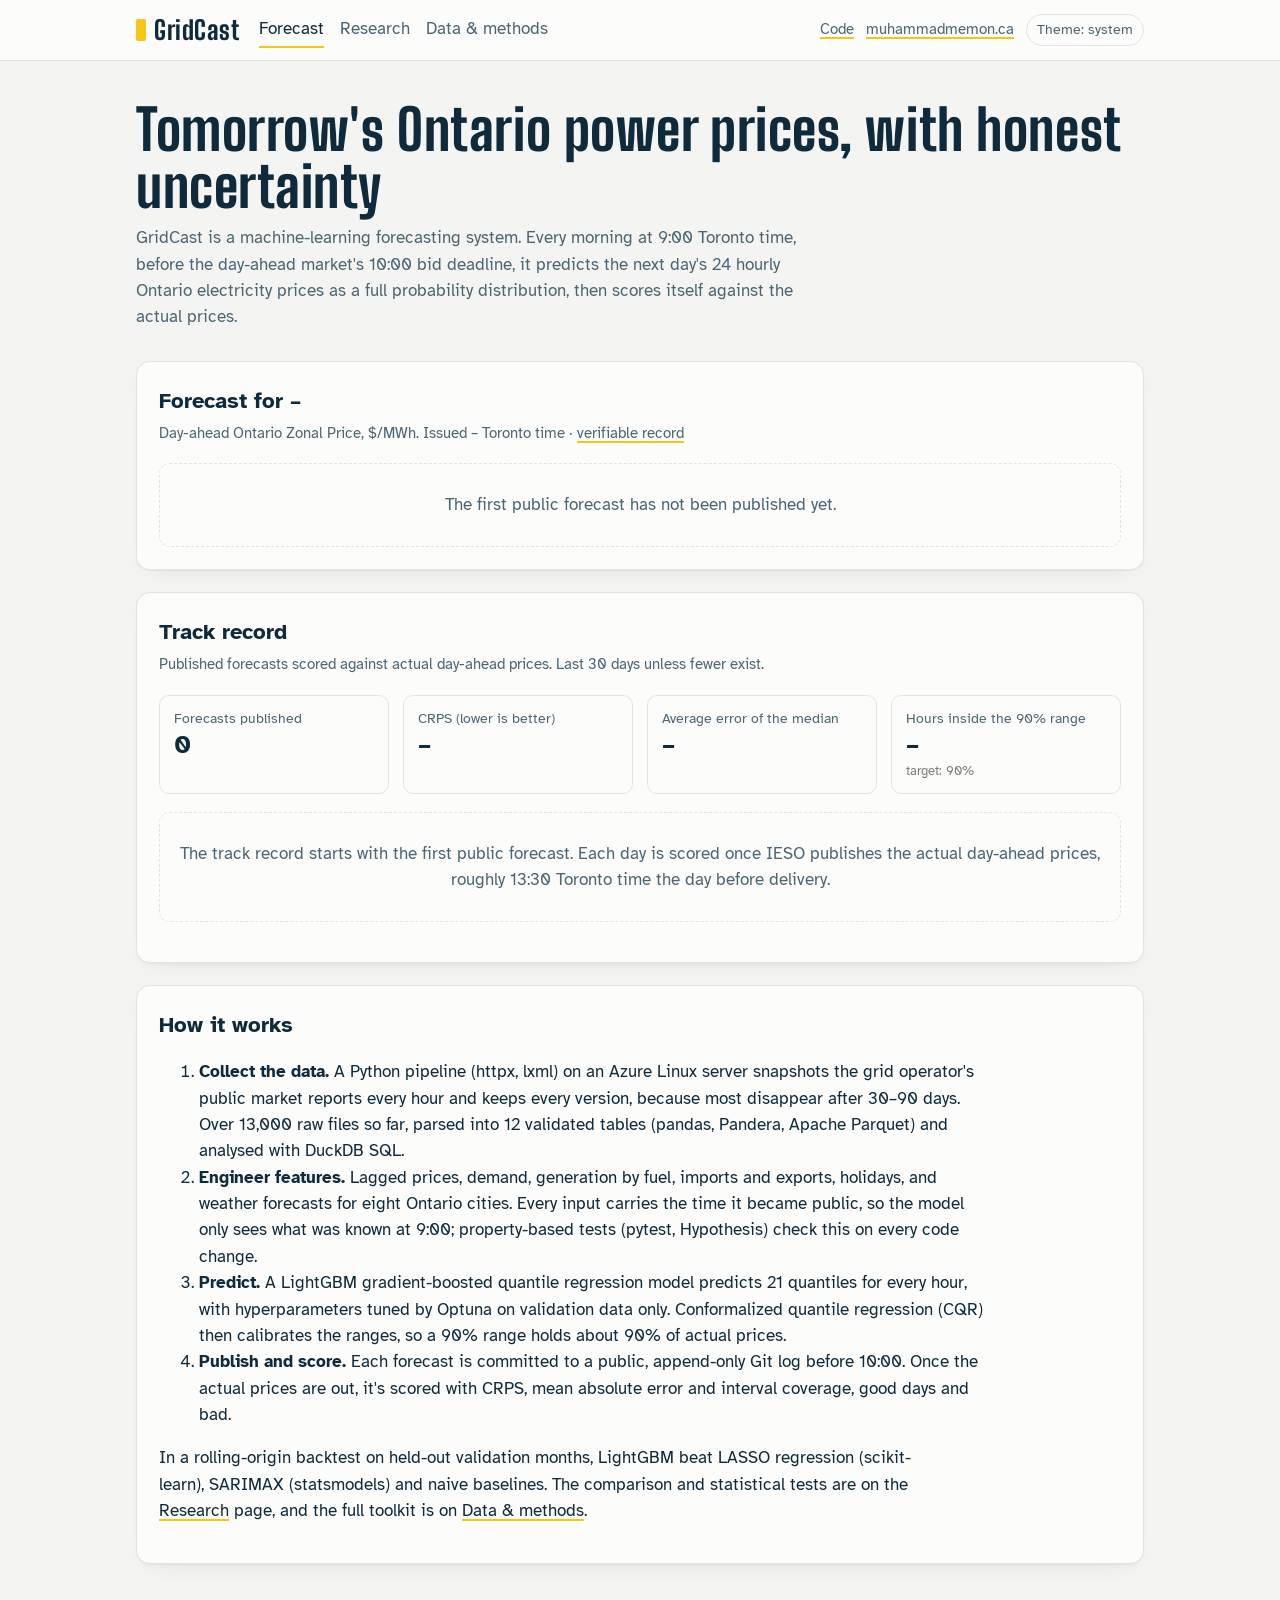
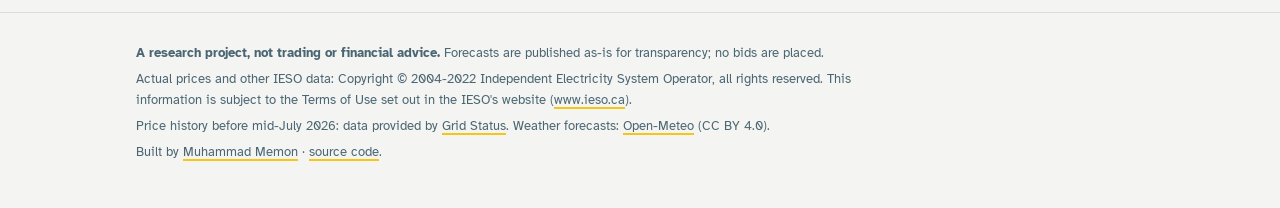
<file: site/index.html>
<!doctype html>
<html lang="en">
<head>
<meta charset="utf-8">
<meta name="viewport" content="width=device-width, initial-scale=1">
<title>GridCast · Ontario power price forecasts</title>
<meta name="description" content="A machine-learning forecasting system that predicts Ontario's day-ahead electricity prices every morning, with calibrated uncertainty, and scores itself in public.">
<link rel="preconnect" href="https://fonts.googleapis.com">
<link rel="preconnect" href="https://fonts.gstatic.com" crossorigin>
<link rel="stylesheet" href="https://fonts.googleapis.com/css2?family=Atkinson+Hyperlegible:ital,wght@0,400;0,700;1,400&family=Big+Shoulders+Display:wght@700;800&display=swap">
<link rel="stylesheet" href="assets/site.css">
<script type="module" src="assets/app.js"></script>
</head>
<body data-page="forecast">
<header class="top">
  <div class="wrap">
    <a class="brand" href="./">GridCast</a>
    <nav class="nav" aria-label="Sections">
      <a href="./" aria-current="page">Forecast</a>
      <a href="research.html" >Research</a>
      <a href="methods.html" >Data &amp; methods</a>
    </nav>
    <div class="top-links">
      <a href="https://github.com/Muhammad-Memon542/GridCast">Code</a>
      <a href="https://muhammadmemon.ca">muhammadmemon.ca</a>
      <button class="theme-toggle" type="button">Theme: system</button>
    </div>
  </div>
</header>
<main class="wrap">
<section class="hero">
  <h1>Tomorrow's Ontario power prices, with honest uncertainty</h1>
  <p>GridCast is a machine-learning forecasting system. Every morning at 9:00 Toronto time, before the day-ahead market's 10:00 bid deadline, it predicts the next day's 24 hourly Ontario electricity prices as a full probability distribution, then scores itself against the actual prices.</p>
  <span class="preview-flag" id="preview-flag" hidden>Private preview: sample data, not published</span>
</section>

<section class="card" aria-labelledby="fc-title">
  <h2 id="fc-title">Forecast for <span id="fc-day">–</span></h2>
  <p class="sub">Day-ahead Ontario Zonal Price, $/MWh. Issued <span id="fc-issued">–</span> Toronto time · <a id="fc-record" href="#">verifiable record</a></p>
  <div id="forecast-body">
    <div class="tiles">
      <div class="tile"><div class="label">Average of hourly medians</div><div class="value hero-figure" id="fc-avg">–</div><div class="note">per MWh</div></div>
      <div class="tile"><div class="label">Most expensive hour (median)</div><div class="value" id="fc-peak">–</div><div class="note" id="fc-peak-note"></div></div>
      <div class="tile"><div class="label">Cheapest hour (median)</div><div class="value" id="fc-low">–</div><div class="note" id="fc-low-note"></div></div>
    </div>
    <div class="chart" id="fc-chart" data-title="Tomorrow's hourly price forecast with 50%, 90% and 98% ranges"></div>
    <ul class="legend" aria-label="Legend">
      <li><span class="key-line key-median"></span>Median forecast</li>
      <li><span class="key-rect key-b50"></span>50% range</li>
      <li><span class="key-rect key-b90"></span>90% range</li>
      <li><span class="key-rect key-b98"></span>98% range</li>
      <li id="fc-actual-key" hidden><span class="key-line key-actual"></span>Actual price</li>
    </ul>
    <p class="result" id="fc-result" hidden></p>
    <details class="table-view"><summary>View as table</summary><div class="table-scroll" id="fc-table"></div></details>
  </div>
</section>

<section class="card" aria-labelledby="tr-title">
  <h2 id="tr-title">Track record</h2>
  <p class="sub">Published forecasts scored against actual day-ahead prices. Last 30 days unless fewer exist.</p>
  <div class="tiles">
    <div class="tile"><div class="label">Forecasts published</div><div class="value" id="tr-published">–</div></div>
    <div class="tile"><div class="label">CRPS (lower is better)</div><div class="value" id="tr-crps">–</div></div>
    <div class="tile"><div class="label">Average error of the median</div><div class="value" id="tr-mae">–</div></div>
    <div class="tile"><div class="label">Hours inside the 90% range</div><div class="value" id="tr-cov">–</div><div class="note">target: 90%</div></div>
  </div>
  <div id="track-body"></div>
  <ul class="legend" id="tr-legend" hidden aria-label="Legend">
    <li><span class="key-line key-actual"></span>Actual price</li>
    <li><span class="key-line key-median"></span>Median forecast</li>
    <li><span class="key-rect key-b90"></span>90% range</li>
  </ul>
  <details class="table-view" id="tr-days" hidden><summary>Results by day</summary><div class="table-scroll" id="tr-table"></div></details>
  <p class="sub" id="tr-notice"></p>
</section>

<section class="card prose" aria-labelledby="how-title">
  <h2 id="how-title">How it works</h2>
  <ol>
    <li><strong>Collect the data.</strong> A Python pipeline (httpx, lxml) on an Azure Linux server snapshots the grid operator's public market reports every hour and keeps every version, because most disappear after 30–90 days. Over 13,000 raw files so far, parsed into 12 validated tables (pandas, Pandera, Apache Parquet) and analysed with DuckDB SQL.</li>
    <li><strong>Engineer features.</strong> Lagged prices, demand, generation by fuel, imports and exports, holidays, and weather forecasts for eight Ontario cities. Every input carries the time it became public, so the model only sees what was known at 9:00; property-based tests (pytest, Hypothesis) check this on every code change.</li>
    <li><strong>Predict.</strong> A LightGBM gradient-boosted quantile regression model predicts 21 quantiles for every hour, with hyperparameters tuned by Optuna on validation data only. Conformalized quantile regression (CQR) then calibrates the ranges, so a 90% range holds about 90% of actual prices.</li>
    <li><strong>Publish and score.</strong> Each forecast is committed to a public, append-only Git log before 10:00. Once the actual prices are out, it's scored with CRPS, mean absolute error and interval coverage, good days and bad.</li>
  </ol>
  <p>In a rolling-origin backtest on held-out validation months, LightGBM beat LASSO regression (scikit-learn), SARIMAX (statsmodels) and naive baselines. The comparison and statistical tests are on the <a href="research.html">Research</a> page, and the full toolkit is on <a href="methods.html">Data &amp; methods</a>.</p>
</section>
</main>
<footer class="foot">
  <div class="wrap">
    <p><strong>A research project, not trading or financial advice.</strong> Forecasts are published as-is for transparency; no bids are placed.</p>
    <p>Actual prices and other IESO data: Copyright © 2004-2022 Independent Electricity System Operator, all rights reserved. This information is subject to the Terms of Use set out in the IESO's website (<a href="https://www.ieso.ca">www.ieso.ca</a>).</p>
    <p>Price history before mid-July 2026: data provided by <a href="https://www.gridstatus.io/">Grid Status</a>. Weather forecasts: <a href="https://open-meteo.com/">Open-Meteo</a> (CC BY 4.0).</p>
    <p>Built by <a href="https://muhammadmemon.ca">Muhammad Memon</a> · <a href="https://github.com/Muhammad-Memon542/GridCast">source code</a>.</p>
  </div>
</footer>
</body>
</html>
</file>
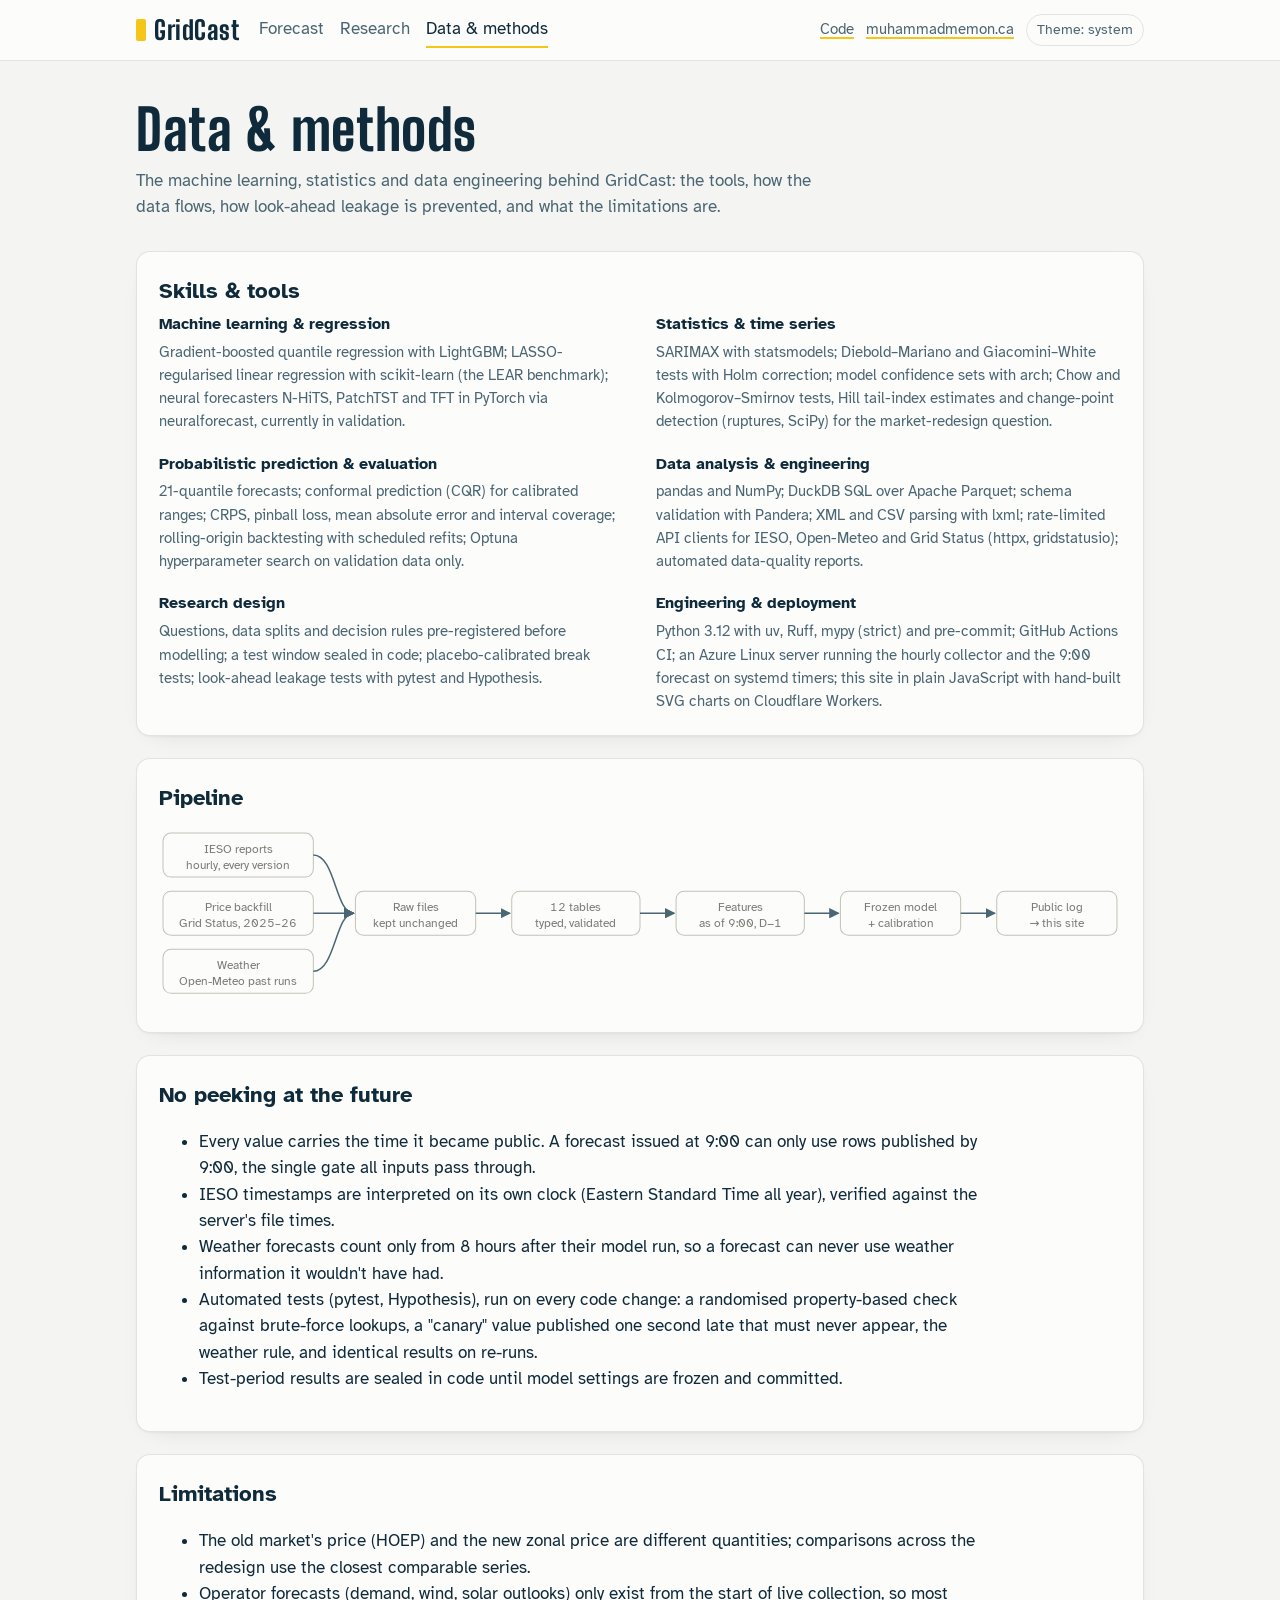
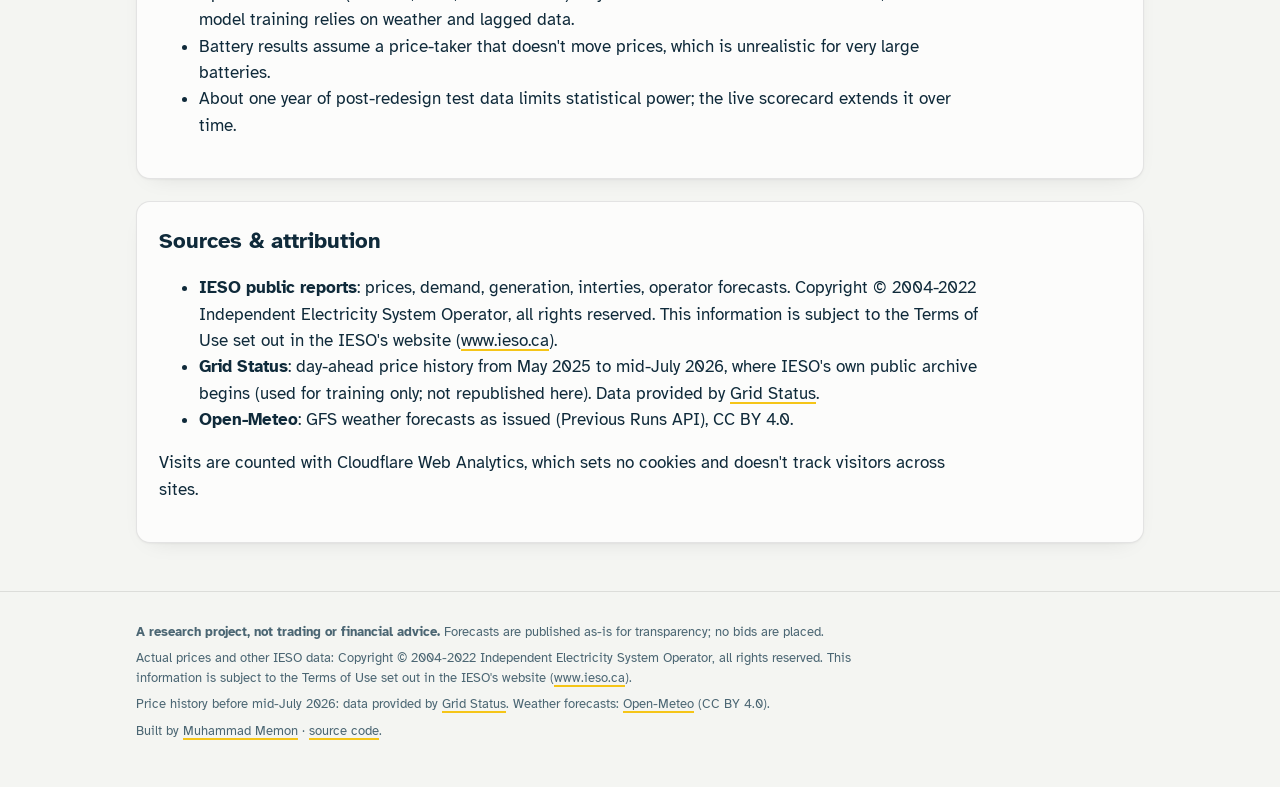
<file: site/methods.html>
<!doctype html>
<html lang="en">
<head>
<meta charset="utf-8">
<meta name="viewport" content="width=device-width, initial-scale=1">
<title>Data & methods · GridCast</title>
<meta name="description" content="How GridCast collects data, prevents look-ahead leakage and where its limits are.">
<link rel="preconnect" href="https://fonts.googleapis.com">
<link rel="preconnect" href="https://fonts.gstatic.com" crossorigin>
<link rel="stylesheet" href="https://fonts.googleapis.com/css2?family=Atkinson+Hyperlegible:ital,wght@0,400;0,700;1,400&family=Big+Shoulders+Display:wght@700;800&display=swap">
<link rel="stylesheet" href="assets/site.css">
<script type="module" src="assets/app.js"></script>
</head>
<body data-page="methods">
<header class="top">
  <div class="wrap">
    <a class="brand" href="./">GridCast</a>
    <nav class="nav" aria-label="Sections">
      <a href="./" >Forecast</a>
      <a href="research.html" >Research</a>
      <a href="methods.html" aria-current="page">Data &amp; methods</a>
    </nav>
    <div class="top-links">
      <a href="https://github.com/Muhammad-Memon542/GridCast">Code</a>
      <a href="https://muhammadmemon.ca">muhammadmemon.ca</a>
      <button class="theme-toggle" type="button">Theme: system</button>
    </div>
  </div>
</header>
<main class="wrap">
<section class="hero">
  <h1>Data &amp; methods</h1>
  <p>The machine learning, statistics and data engineering behind GridCast: the tools, how the data flows, how look-ahead leakage is prevented, and what the limitations are.</p>
</section>

<section class="card" aria-labelledby="skills-title">
  <h2 id="skills-title">Skills &amp; tools</h2>
  <div class="skills">
    <div><h3>Machine learning &amp; regression</h3><p>Gradient-boosted quantile regression with LightGBM; LASSO-regularised linear regression with scikit-learn (the LEAR benchmark); neural forecasters N-HiTS, PatchTST and TFT in PyTorch via neuralforecast, currently in validation.</p></div>
    <div><h3>Statistics &amp; time series</h3><p>SARIMAX with statsmodels; Diebold–Mariano and Giacomini–White tests with Holm correction; model confidence sets with arch; Chow and Kolmogorov–Smirnov tests, Hill tail-index estimates and change-point detection (ruptures, SciPy) for the market-redesign question.</p></div>
    <div><h3>Probabilistic prediction &amp; evaluation</h3><p>21-quantile forecasts; conformal prediction (CQR) for calibrated ranges; CRPS, pinball loss, mean absolute error and interval coverage; rolling-origin backtesting with scheduled refits; Optuna hyperparameter search on validation data only.</p></div>
    <div><h3>Data analysis &amp; engineering</h3><p>pandas and NumPy; DuckDB SQL over Apache Parquet; schema validation with Pandera; XML and CSV parsing with lxml; rate-limited API clients for IESO, Open-Meteo and Grid Status (httpx, gridstatusio); automated data-quality reports.</p></div>
    <div><h3>Research design</h3><p>Questions, data splits and decision rules pre-registered before modelling; a test window sealed in code; placebo-calibrated break tests; look-ahead leakage tests with pytest and Hypothesis.</p></div>
    <div><h3>Engineering &amp; deployment</h3><p>Python 3.12 with uv, Ruff, mypy (strict) and pre-commit; GitHub Actions CI; an Azure Linux server running the hourly collector and the 9:00 forecast on systemd timers; this site in plain JavaScript with hand-built SVG charts on Cloudflare Workers.</p></div>
  </div>
</section>

<section class="card" aria-labelledby="flow-title">
  <h2 id="flow-title">Pipeline</h2>
  <div class="chart">
    <svg viewBox="0 0 960 190" role="img" aria-labelledby="flow-desc">
      <title id="flow-desc">Data flows from IESO reports, the price-history backfill and weather forecasts into raw storage, validated tables, point-in-time features, frozen models, a public forecast log and this site.</title>
      <g font-size="13">
        <g fill="var(--surface)" stroke="var(--axis)">
          <rect x="4" y="14" width="150" height="44" rx="8"/><rect x="4" y="72" width="150" height="44" rx="8"/><rect x="4" y="130" width="150" height="44" rx="8"/>
          <rect x="196" y="72" width="120" height="44" rx="8"/><rect x="352" y="72" width="128" height="44" rx="8"/>
          <rect x="516" y="72" width="128" height="44" rx="8"/><rect x="680" y="72" width="120" height="44" rx="8"/><rect x="836" y="72" width="120" height="44" rx="8"/>
        </g>
        <g fill="var(--ink)" text-anchor="middle">
          <text x="79" y="34">IESO reports</text><text x="79" y="50" fill="var(--muted)">hourly, every version</text>
          <text x="79" y="92">Price backfill</text><text x="79" y="108" fill="var(--muted)">Grid Status, 2025–26</text>
          <text x="79" y="150">Weather</text><text x="79" y="166" fill="var(--muted)">Open-Meteo past runs</text>
          <text x="256" y="92">Raw files</text><text x="256" y="108" fill="var(--muted)">kept unchanged</text>
          <text x="416" y="92">12 tables</text><text x="416" y="108" fill="var(--muted)">typed, validated</text>
          <text x="580" y="92">Features</text><text x="580" y="108" fill="var(--muted)">as of 9:00, D−1</text>
          <text x="740" y="92">Frozen model</text><text x="740" y="108" fill="var(--muted)">+ calibration</text>
          <text x="896" y="92">Public log</text><text x="896" y="108" fill="var(--muted)">→ this site</text>
        </g>
        <g stroke="var(--ink-2)" stroke-width="1.5" fill="none" marker-end="url(#arrow)">
          <path d="M154 36 C176 36 176 94 194 94"/><path d="M154 94 H194"/><path d="M154 152 C176 152 176 94 194 94"/>
          <path d="M316 94 H350"/><path d="M480 94 H514"/><path d="M644 94 H678"/><path d="M800 94 H834"/>
        </g>
        <defs><marker id="arrow" viewBox="0 0 8 8" refX="7" refY="4" markerWidth="7" markerHeight="7" orient="auto"><path d="M0,0 L8,4 L0,8 Z" fill="var(--ink-2)"/></marker></defs>
      </g>
    </svg>
  </div>
</section>

<section class="card prose" aria-labelledby="leak-title">
  <h2 id="leak-title">No peeking at the future</h2>
  <ul>
    <li>Every value carries the time it became public. A forecast issued at 9:00 can only use rows published by 9:00, the single gate all inputs pass through.</li>
    <li>IESO timestamps are interpreted on its own clock (Eastern Standard Time all year), verified against the server's file times.</li>
    <li>Weather forecasts count only from 8 hours after their model run, so a forecast can never use weather information it wouldn't have had.</li>
    <li>Automated tests (pytest, Hypothesis), run on every code change: a randomised property-based check against brute-force lookups, a "canary" value published one second late that must never appear, the weather rule, and identical results on re-runs.</li>
    <li>Test-period results are sealed in code until model settings are frozen and committed.</li>
  </ul>
</section>

<section class="card prose" aria-labelledby="lim-title">
  <h2 id="lim-title">Limitations</h2>
  <ul>
    <li>The old market's price (HOEP) and the new zonal price are different quantities; comparisons across the redesign use the closest comparable series.</li>
    <li>Operator forecasts (demand, wind, solar outlooks) only exist from the start of live collection, so most model training relies on weather and lagged data.</li>
    <li>Battery results assume a price-taker that doesn't move prices, which is unrealistic for very large batteries.</li>
    <li>About one year of post-redesign test data limits statistical power; the live scorecard extends it over time.</li>
  </ul>
</section>

<section class="card prose" aria-labelledby="src-title">
  <h2 id="src-title">Sources &amp; attribution</h2>
  <ul>
    <li><strong>IESO public reports</strong>: prices, demand, generation, interties, operator forecasts. Copyright © 2004-2022 Independent Electricity System Operator, all rights reserved. This information is subject to the Terms of Use set out in the IESO's website (<a href="https://www.ieso.ca">www.ieso.ca</a>).</li>
    <li><strong>Grid Status</strong>: day-ahead price history from May 2025 to mid-July 2026, where IESO's own public archive begins (used for training only; not republished here). Data provided by <a href="https://www.gridstatus.io/">Grid Status</a>.</li>
    <li><strong>Open-Meteo</strong>: GFS weather forecasts as issued (Previous Runs API), CC BY 4.0.</li>
  </ul>
  <p>Visits are counted with Cloudflare Web Analytics, which sets no cookies and doesn't track visitors across sites.</p>
</section>
</main>
<footer class="foot">
  <div class="wrap">
    <p><strong>A research project, not trading or financial advice.</strong> Forecasts are published as-is for transparency; no bids are placed.</p>
    <p>Actual prices and other IESO data: Copyright © 2004-2022 Independent Electricity System Operator, all rights reserved. This information is subject to the Terms of Use set out in the IESO's website (<a href="https://www.ieso.ca">www.ieso.ca</a>).</p>
    <p>Price history before mid-July 2026: data provided by <a href="https://www.gridstatus.io/">Grid Status</a>. Weather forecasts: <a href="https://open-meteo.com/">Open-Meteo</a> (CC BY 4.0).</p>
    <p>Built by <a href="https://muhammadmemon.ca">Muhammad Memon</a> · <a href="https://github.com/Muhammad-Memon542/GridCast">source code</a>.</p>
  </div>
</footer>
</body>
</html>
</file>
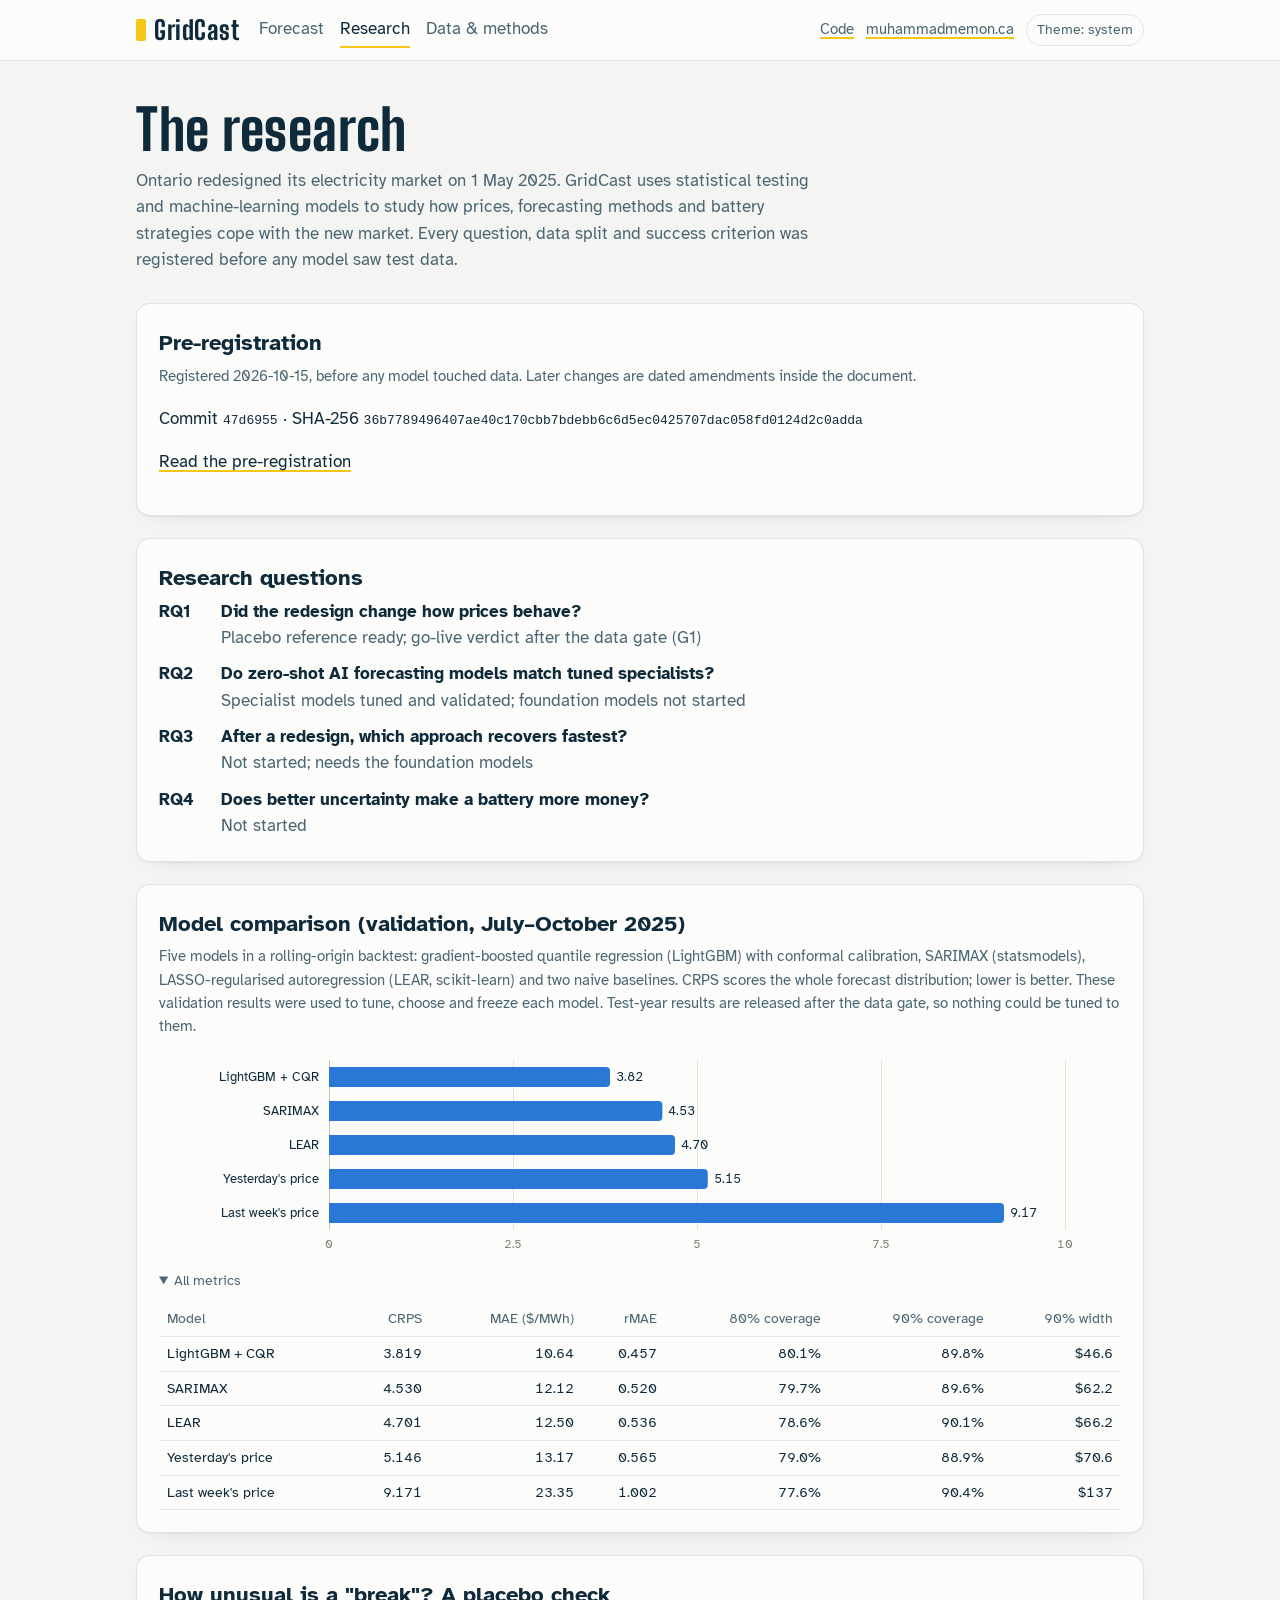
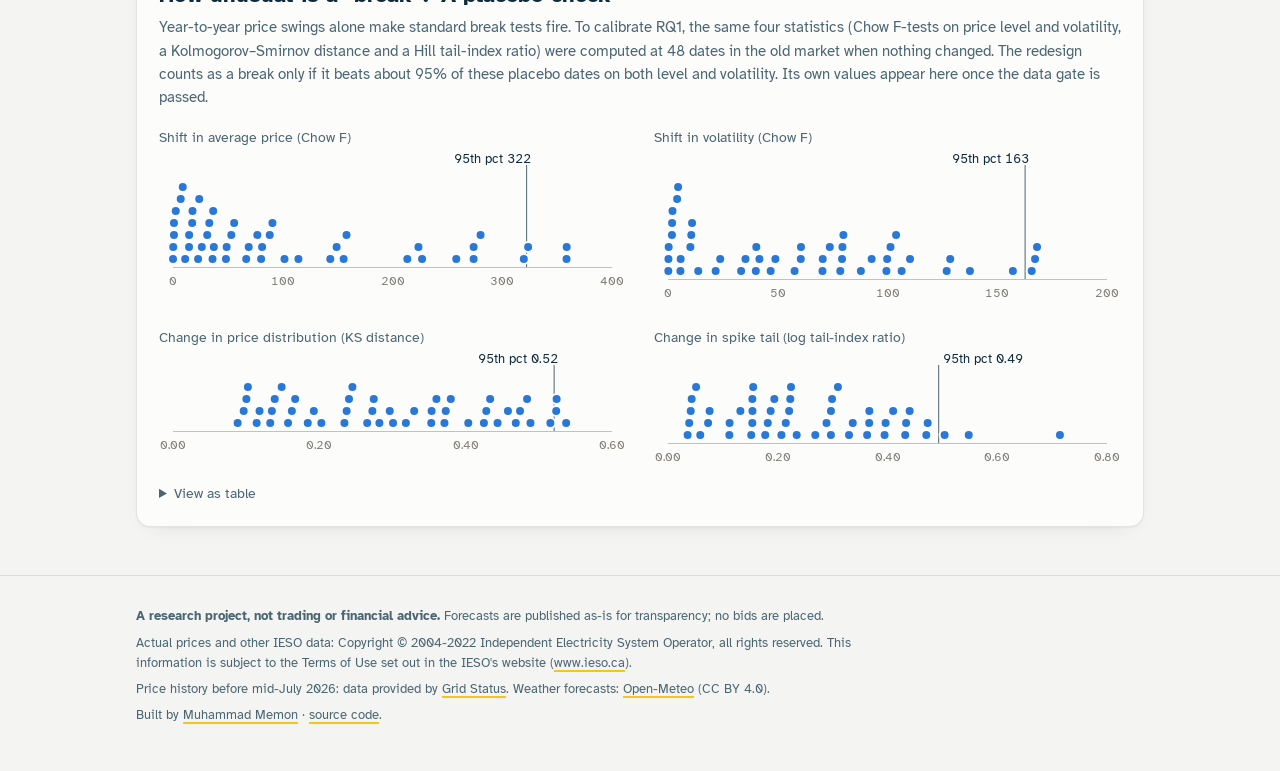
<file: site/research.html>
<!doctype html>
<html lang="en">
<head>
<meta charset="utf-8">
<meta name="viewport" content="width=device-width, initial-scale=1">
<title>Research · GridCast</title>
<meta name="description" content="Pre-registered research on forecasting Ontario's redesigned electricity market.">
<link rel="preconnect" href="https://fonts.googleapis.com">
<link rel="preconnect" href="https://fonts.gstatic.com" crossorigin>
<link rel="stylesheet" href="https://fonts.googleapis.com/css2?family=Atkinson+Hyperlegible:ital,wght@0,400;0,700;1,400&family=Big+Shoulders+Display:wght@700;800&display=swap">
<link rel="stylesheet" href="assets/site.css">
<script type="module" src="assets/app.js"></script>
</head>
<body data-page="research">
<header class="top">
  <div class="wrap">
    <a class="brand" href="./">GridCast</a>
    <nav class="nav" aria-label="Sections">
      <a href="./" >Forecast</a>
      <a href="research.html" aria-current="page">Research</a>
      <a href="methods.html" >Data &amp; methods</a>
    </nav>
    <div class="top-links">
      <a href="https://github.com/Muhammad-Memon542/GridCast">Code</a>
      <a href="https://muhammadmemon.ca">muhammadmemon.ca</a>
      <button class="theme-toggle" type="button">Theme: system</button>
    </div>
  </div>
</header>
<main class="wrap">
<section class="hero">
  <h1>The research</h1>
  <p>Ontario redesigned its electricity market on 1 May 2025. GridCast uses statistical testing and machine-learning models to study how prices, forecasting methods and battery strategies cope with the new market. Every question, data split and success criterion was registered before any model saw test data.</p>
</section>

<section class="card" aria-labelledby="pr-title">
  <h2 id="pr-title">Pre-registration</h2>
  <p class="sub">Registered <span id="pr-date">–</span>, before any model touched data. Later changes are dated amendments inside the document.</p>
  <p>Commit <span class="mono" id="pr-commit">–</span> · SHA-256 <span class="mono" id="pr-sha">–</span></p>
  <p><a id="pr-link" href="#">Read the pre-registration</a></p>
</section>

<section class="card" aria-labelledby="rq-title">
  <h2 id="rq-title">Research questions</h2>
  <ul class="badges">
    <li><span class="rq">RQ1</span><span><strong>Did the redesign change how prices behave?</strong><br><span class="state" id="status-rq1"></span></span></li>
    <li><span class="rq">RQ2</span><span><strong>Do zero-shot AI forecasting models match tuned specialists?</strong><br><span class="state" id="status-rq2"></span></span></li>
    <li><span class="rq">RQ3</span><span><strong>After a redesign, which approach recovers fastest?</strong><br><span class="state" id="status-rq3"></span></span></li>
    <li><span class="rq">RQ4</span><span><strong>Does better uncertainty make a battery more money?</strong><br><span class="state" id="status-rq4"></span></span></li>
  </ul>
</section>

<section class="card" aria-labelledby="val-title">
  <h2 id="val-title">Model comparison (validation, July–October 2025)</h2>
  <p class="sub">Five models in a rolling-origin backtest: gradient-boosted quantile regression (LightGBM) with conformal calibration, SARIMAX (statsmodels), LASSO-regularised autoregression (LEAR, scikit-learn) and two naive baselines. CRPS scores the whole forecast distribution; lower is better. These validation results were used to tune, choose and freeze each model. Test-year results are released after the data gate, so nothing could be tuned to them.</p>
  <div class="chart" id="val-chart" data-title="Validation CRPS by model"></div>
  <details class="table-view" open><summary>All metrics</summary><div class="table-scroll" id="val-table"></div></details>
</section>

<section class="card" aria-labelledby="pl-title">
  <h2 id="pl-title">How unusual is a "break"? A placebo check</h2>
  <p class="sub">Year-to-year price swings alone make standard break tests fire. To calibrate RQ1, the same four statistics (Chow F-tests on price level and volatility, a Kolmogorov–Smirnov distance and a Hill tail-index ratio) were computed at 48 dates in the old market when nothing changed. The redesign counts as a break only if it beats about 95% of these placebo dates on both level and volatility. Its own values appear here once the data gate is passed.</p>
  <div class="small-multiples" id="placebo-grid"></div>
  <details class="table-view"><summary>View as table</summary><div class="table-scroll" id="placebo-table"></div></details>
</section>
</main>
<footer class="foot">
  <div class="wrap">
    <p><strong>A research project, not trading or financial advice.</strong> Forecasts are published as-is for transparency; no bids are placed.</p>
    <p>Actual prices and other IESO data: Copyright © 2004-2022 Independent Electricity System Operator, all rights reserved. This information is subject to the Terms of Use set out in the IESO's website (<a href="https://www.ieso.ca">www.ieso.ca</a>).</p>
    <p>Price history before mid-July 2026: data provided by <a href="https://www.gridstatus.io/">Grid Status</a>. Weather forecasts: <a href="https://open-meteo.com/">Open-Meteo</a> (CC BY 4.0).</p>
    <p>Built by <a href="https://muhammadmemon.ca">Muhammad Memon</a> · <a href="https://github.com/Muhammad-Memon542/GridCast">source code</a>.</p>
  </div>
</footer>
</body>
</html>
</file>
<file: site/assets/site.css>
/* GridCast project site. Brand type from muhammadmemon.ca; chart colours from the
   validated reference palette (blue = forecast, orange = actual; both pass the CVD and
   contrast checks in light and dark). */

:root {
  color-scheme: light;
  --page: #f4f5f2;
  --surface: #fcfcfb;
  --ink: #0f2a3a;
  --ink-2: #4b6673;
  --muted: #7d7b75;
  --grid: #e1e0d9;
  --axis: #c3c2b7;
  --border: rgba(11, 11, 11, 0.10);
  --accent: #f5c518;
  --band-98: #cde2fb;
  --band-90: #9ec5f4;
  --band-50: #6da7ec;
  --median: #1c5cab;
  --actual: #eb6834;
  --bar: #2a78d6;
  --bar-hover: #5598e7;
  --dot: #2a78d6;
  --shadow: 0 1px 2px rgba(11, 11, 11, 0.04), 0 8px 24px -16px rgba(11, 11, 11, 0.18);
  --body: "Atkinson Hyperlegible", system-ui, -apple-system, "Segoe UI", Roboto, sans-serif;
  --display: "Big Shoulders Display", "Arial Narrow", "Roboto Condensed", sans-serif;
  --radius: 14px;
}

@media (prefers-color-scheme: dark) {
  :root:where(:not([data-theme="light"])) {
    color-scheme: dark;
    --page: #0d0d0d;
    --surface: #1a1a19;
    --ink: #f3f3ef;
    --ink-2: #c3c2b7;
    --muted: #898781;
    --grid: #2c2c2a;
    --axis: #383835;
    --border: rgba(255, 255, 255, 0.10);
    --band-98: #0d366b;
    --band-90: #184f95;
    --band-50: #256abf;
    --median: #86b6ef;
    --actual: #d95926;
    --bar: #3987e5;
    --bar-hover: #6da7ec;
    --dot: #3987e5;
    --shadow: none;
  }
}

:root[data-theme="dark"] {
  color-scheme: dark;
  --page: #0d0d0d;
  --surface: #1a1a19;
  --ink: #f3f3ef;
  --ink-2: #c3c2b7;
  --muted: #898781;
  --grid: #2c2c2a;
  --axis: #383835;
  --border: rgba(255, 255, 255, 0.10);
  --band-98: #0d366b;
  --band-90: #184f95;
  --band-50: #256abf;
  --median: #86b6ef;
  --actual: #d95926;
  --bar: #3987e5;
  --bar-hover: #6da7ec;
  --dot: #3987e5;
  --shadow: none;
}

* { box-sizing: border-box; }
/* the hidden attribute must win over component display rules (.legend, .preview-flag, ...) */
[hidden] { display: none !important; }
html { -webkit-text-size-adjust: 100%; }
body {
  margin: 0;
  background: var(--page);
  color: var(--ink);
  font: 17px/1.55 var(--body);
}
a { color: inherit; text-decoration-color: var(--accent); text-decoration-thickness: 2px; text-underline-offset: 3px; }
a:hover { text-decoration-color: currentColor; }
:focus-visible { outline: 2px solid var(--median); outline-offset: 2px; }

.wrap { max-width: 1040px; margin: 0 auto; padding: 0 16px; }

/* header */
.top { border-bottom: 1px solid var(--border); background: var(--surface); }
.top .wrap { display: flex; align-items: center; gap: 20px; min-height: 60px; flex-wrap: wrap; }
.brand { font: 800 26px/1 var(--display); letter-spacing: 0.02em; text-decoration: none; display: flex; align-items: center; gap: 8px; }
.brand::before { content: ""; width: 10px; height: 22px; background: var(--accent); border-radius: 2px; }
.nav { display: flex; gap: 16px; flex-wrap: wrap; flex: 1; }
.nav a { text-decoration: none; color: var(--ink-2); padding: 4px 0; border-bottom: 2px solid transparent; }
.nav a[aria-current="page"] { color: var(--ink); border-bottom-color: var(--accent); }
.top-links { display: flex; gap: 12px; align-items: center; font-size: 15px; color: var(--ink-2); }
.theme-toggle { background: none; border: 1px solid var(--border); color: var(--ink-2); border-radius: 999px; padding: 4px 10px; font: inherit; font-size: 14px; cursor: pointer; }

/* hero */
.hero { padding: 40px 0 8px; }
.hero h1 { font: 800 clamp(34px, 6vw, 56px)/1.02 var(--display); margin: 0 0 10px; letter-spacing: 0.01em; }
.hero p { margin: 0; color: var(--ink-2); max-width: 680px; }
.preview-flag { display: inline-block; margin-top: 14px; font-size: 14px; padding: 3px 10px; border-radius: 999px; border: 1px dashed var(--ink-2); color: var(--ink-2); }

/* cards */
.card { background: var(--surface); border: 1px solid var(--border); border-radius: var(--radius); box-shadow: var(--shadow); padding: 22px; margin: 22px 0; }
.card h2 { margin: 0 0 4px; font-size: 22px; }
.card .sub { margin: 0 0 18px; color: var(--ink-2); font-size: 15px; }
.section-title { font: 700 30px/1.1 var(--display); margin: 40px 0 0; letter-spacing: 0.01em; }

/* stat tiles */
.tiles { display: grid; grid-template-columns: repeat(auto-fit, minmax(180px, 1fr)); gap: 14px; margin-bottom: 18px; }
.tile { border: 1px solid var(--border); border-radius: 10px; padding: 12px 14px; }
.tile .label { font-size: 14px; color: var(--ink-2); }
.tile .value { font-size: 26px; font-weight: 700; line-height: 1.2; }
.tile .value.hero-figure { font-size: 48px; }
.tile .note { font-size: 13px; color: var(--muted); }

/* charts */
.chart { position: relative; width: 100%; }
.chart svg { display: block; width: 100%; height: auto; overflow: visible; }
.chart text { font-family: var(--body); fill: var(--muted); font-size: 12px; font-variant-numeric: tabular-nums; }
.chart .grid { stroke: var(--grid); stroke-width: 1; shape-rendering: crispEdges; }
.chart .baseline { stroke: var(--axis); stroke-width: 1; shape-rendering: crispEdges; }
.chart .crosshair { stroke: var(--ink-2); stroke-width: 1; pointer-events: none; }
.chart .label-strong { fill: var(--ink); font-size: 13px; }
.legend { display: flex; flex-wrap: wrap; gap: 6px 18px; font-size: 14px; color: var(--ink-2); margin: 10px 0 0; padding: 0; list-style: none; }
.legend li { display: inline-flex; align-items: center; gap: 7px; }
.key-rect { width: 18px; height: 10px; border-radius: 2px; display: inline-block; }
.key-line { width: 18px; height: 2px; border-radius: 1px; display: inline-block; }
/* legend colours live here, not in style="" attributes, which the site's CSP blocks */
.key-median { background: var(--median); }
.key-actual { background: var(--actual); }
.key-b50 { background: var(--band-50); }
.key-b90 { background: var(--band-90); }
.key-b98 { background: var(--band-98); }
.result { margin: 12px 0 0; font-size: 15px; color: var(--ink); }
.tooltip { position: absolute; pointer-events: none; background: var(--surface); color: var(--ink); border: 1px solid var(--border); border-radius: 8px; padding: 8px 10px; font-size: 13px; line-height: 1.45; box-shadow: 0 8px 24px -12px rgba(0, 0, 0, 0.35); min-width: 150px; z-index: 5; }
.tooltip .t-head { color: var(--ink-2); margin-bottom: 2px; }
.tooltip .t-row { display: flex; align-items: center; gap: 8px; }
.tooltip .t-row strong { font-variant-numeric: tabular-nums; }
.tooltip .t-key { width: 12px; height: 2px; border-radius: 1px; flex: none; }
.empty { border: 1px dashed var(--border); border-radius: 10px; padding: 28px 18px; text-align: center; color: var(--ink-2); }

/* tables */
details.table-view { margin-top: 14px; font-size: 14px; }
details.table-view summary { cursor: pointer; color: var(--ink-2); }
table { width: 100%; border-collapse: collapse; margin-top: 10px; font-size: 14px; }
th, td { text-align: right; padding: 6px 8px; border-bottom: 1px solid var(--border); font-variant-numeric: tabular-nums; }
th:first-child, td:first-child { text-align: left; }
th { color: var(--ink-2); font-weight: 400; }
.table-scroll { overflow-x: auto; }

/* prose */
.prose p, .prose li { max-width: 72ch; }
.prose h3 { margin: 22px 0 6px; font-size: 18px; }
.mono { font-family: ui-monospace, "SF Mono", Menlo, monospace; font-size: 13px; word-break: break-all; }
.badges { display: grid; gap: 10px; margin: 0; padding: 0; list-style: none; }
.badges li { display: grid; grid-template-columns: 52px 1fr; gap: 10px; align-items: baseline; }
.badges .rq { font-weight: 700; }
.badges .state { color: var(--ink-2); }
.skills { display: grid; grid-template-columns: repeat(auto-fit, minmax(min(100%, 300px), 1fr)); gap: 18px 32px; }
.skills h3 { margin: 0 0 4px; font-size: 16px; }
.skills p { margin: 0; color: var(--ink-2); font-size: 15px; }
.small-multiples { display: grid; grid-template-columns: repeat(auto-fit, minmax(min(100%, 380px), 1fr)); gap: 22px 28px; }
.small-multiples h4 { margin: 0 0 4px; font-size: 14px; font-weight: 400; color: var(--ink-2); }

/* footer */
.foot { border-top: 1px solid var(--border); margin-top: 48px; padding: 24px 0 40px; font-size: 13px; color: var(--ink-2); }
.foot p { margin: 6px 0; max-width: 90ch; }

@media (max-width: 640px) {
  body { font-size: 16px; }
  .card { padding: 16px; }
  .tiles { grid-template-columns: repeat(2, minmax(0, 1fr)); gap: 10px; }
  .tile:has(.hero-figure) { grid-column: 1 / -1; }
  .tile .value.hero-figure { font-size: 40px; }
  /* row 1: brand + theme; row 2: sections. Code and site links stay in the footer. */
  .top .wrap { gap: 4px 16px; padding-top: 10px; padding-bottom: 6px; }
  .top .wrap .brand { flex: 1; }
  .top-links { order: 2; }
  .top-links a { display: none; }
  .nav { order: 3; flex: 0 0 100%; }
}
</file>
